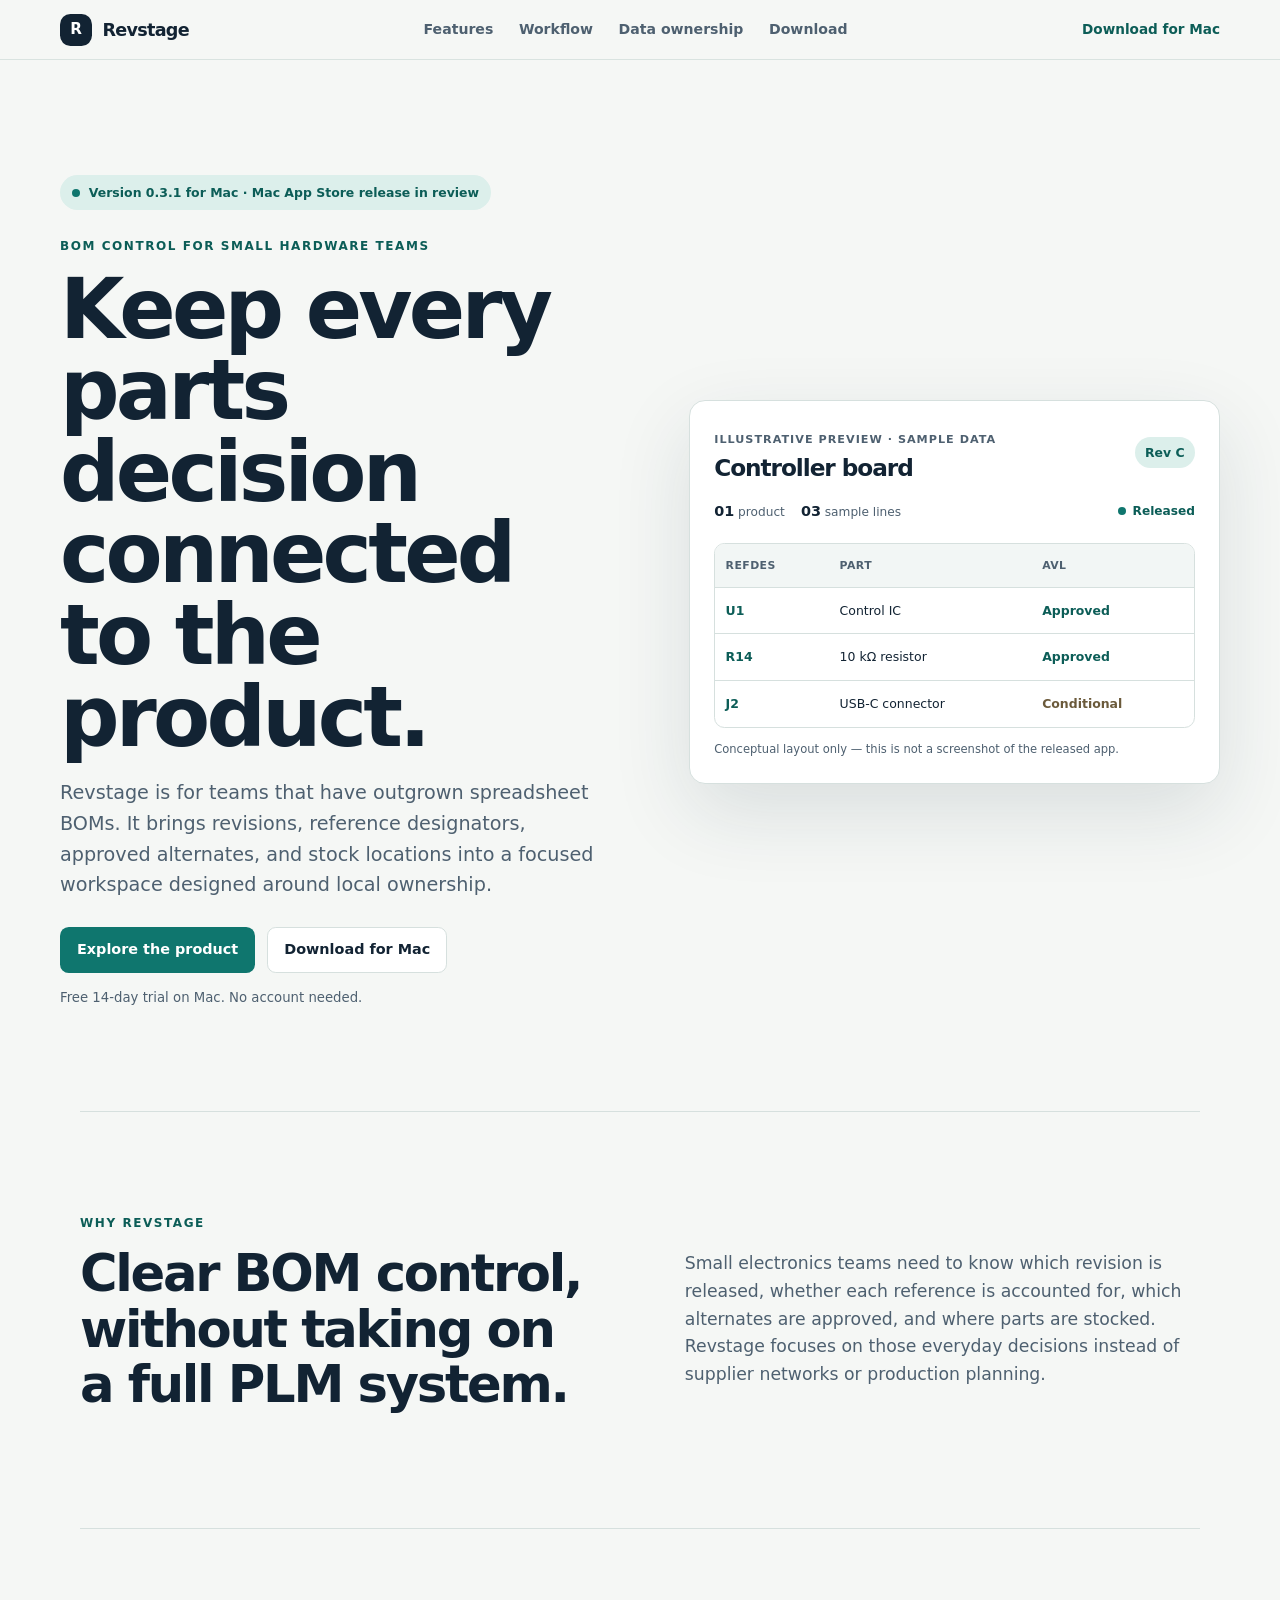
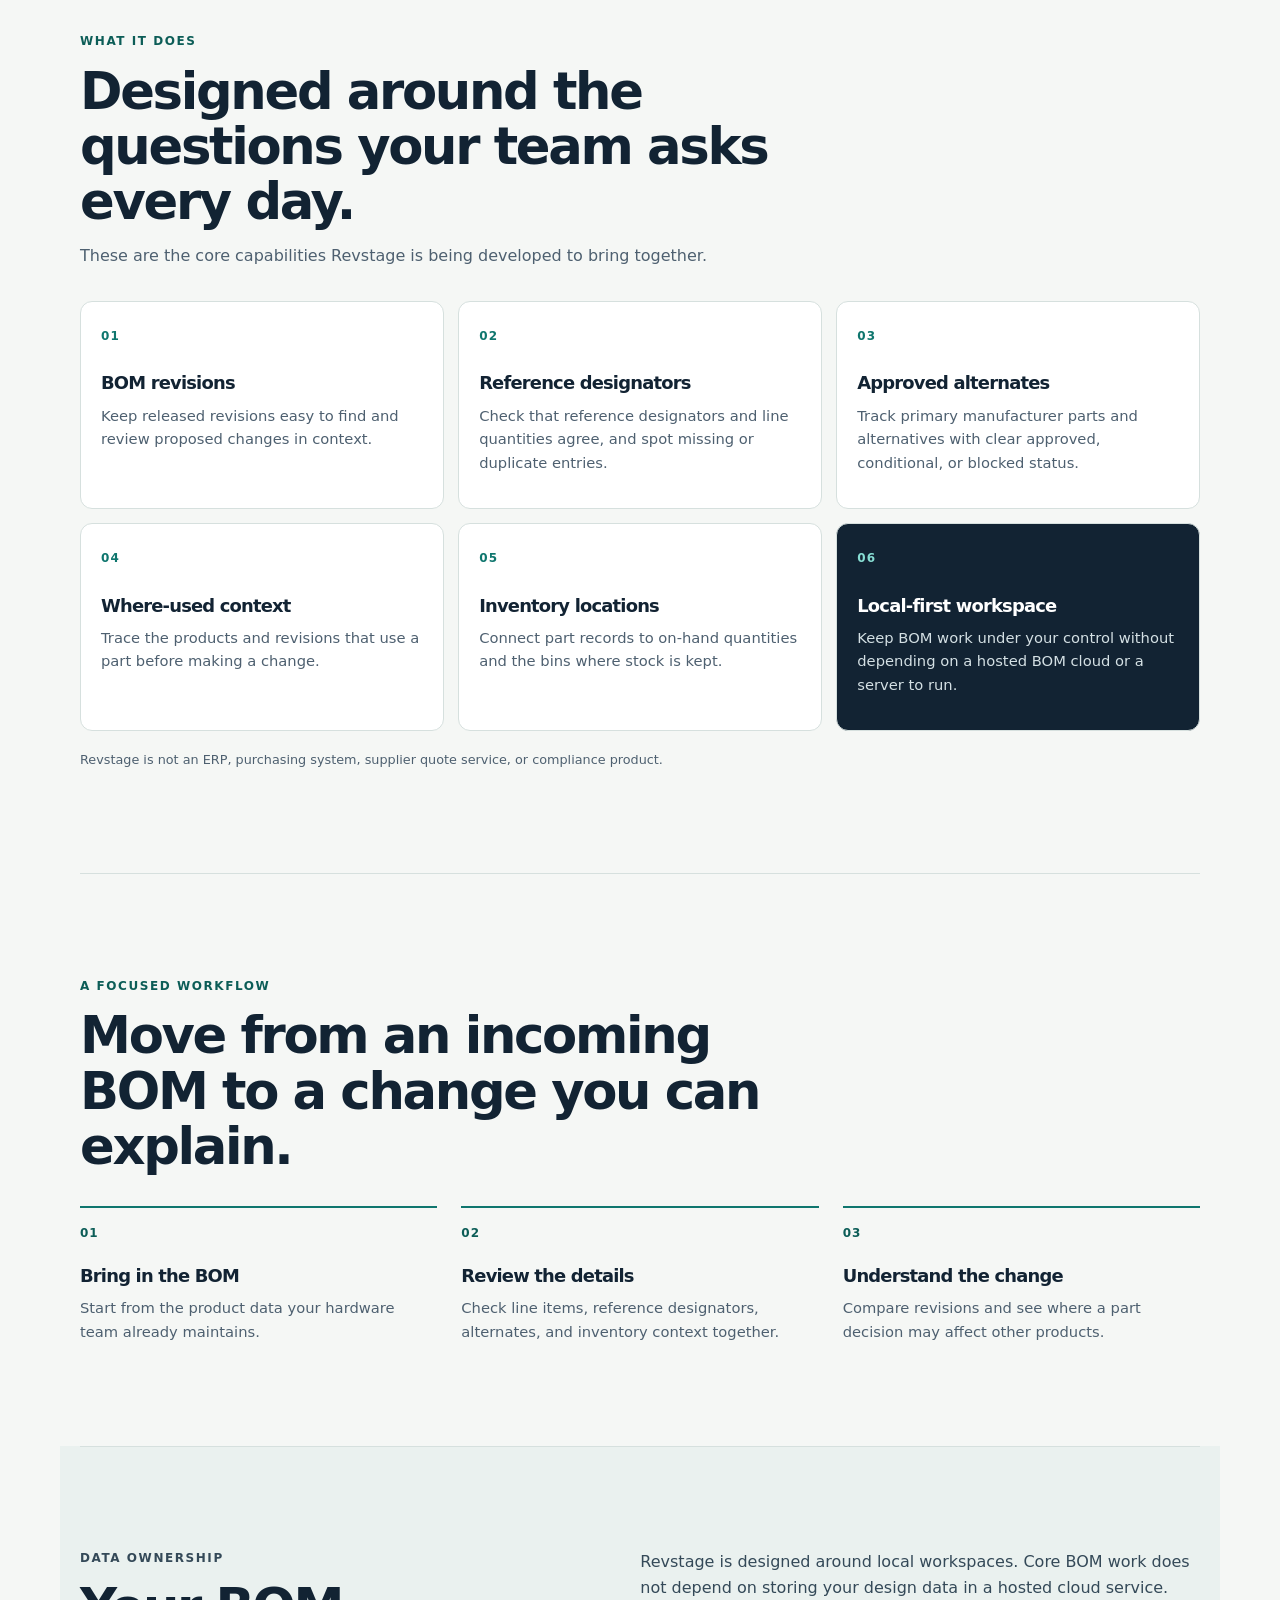
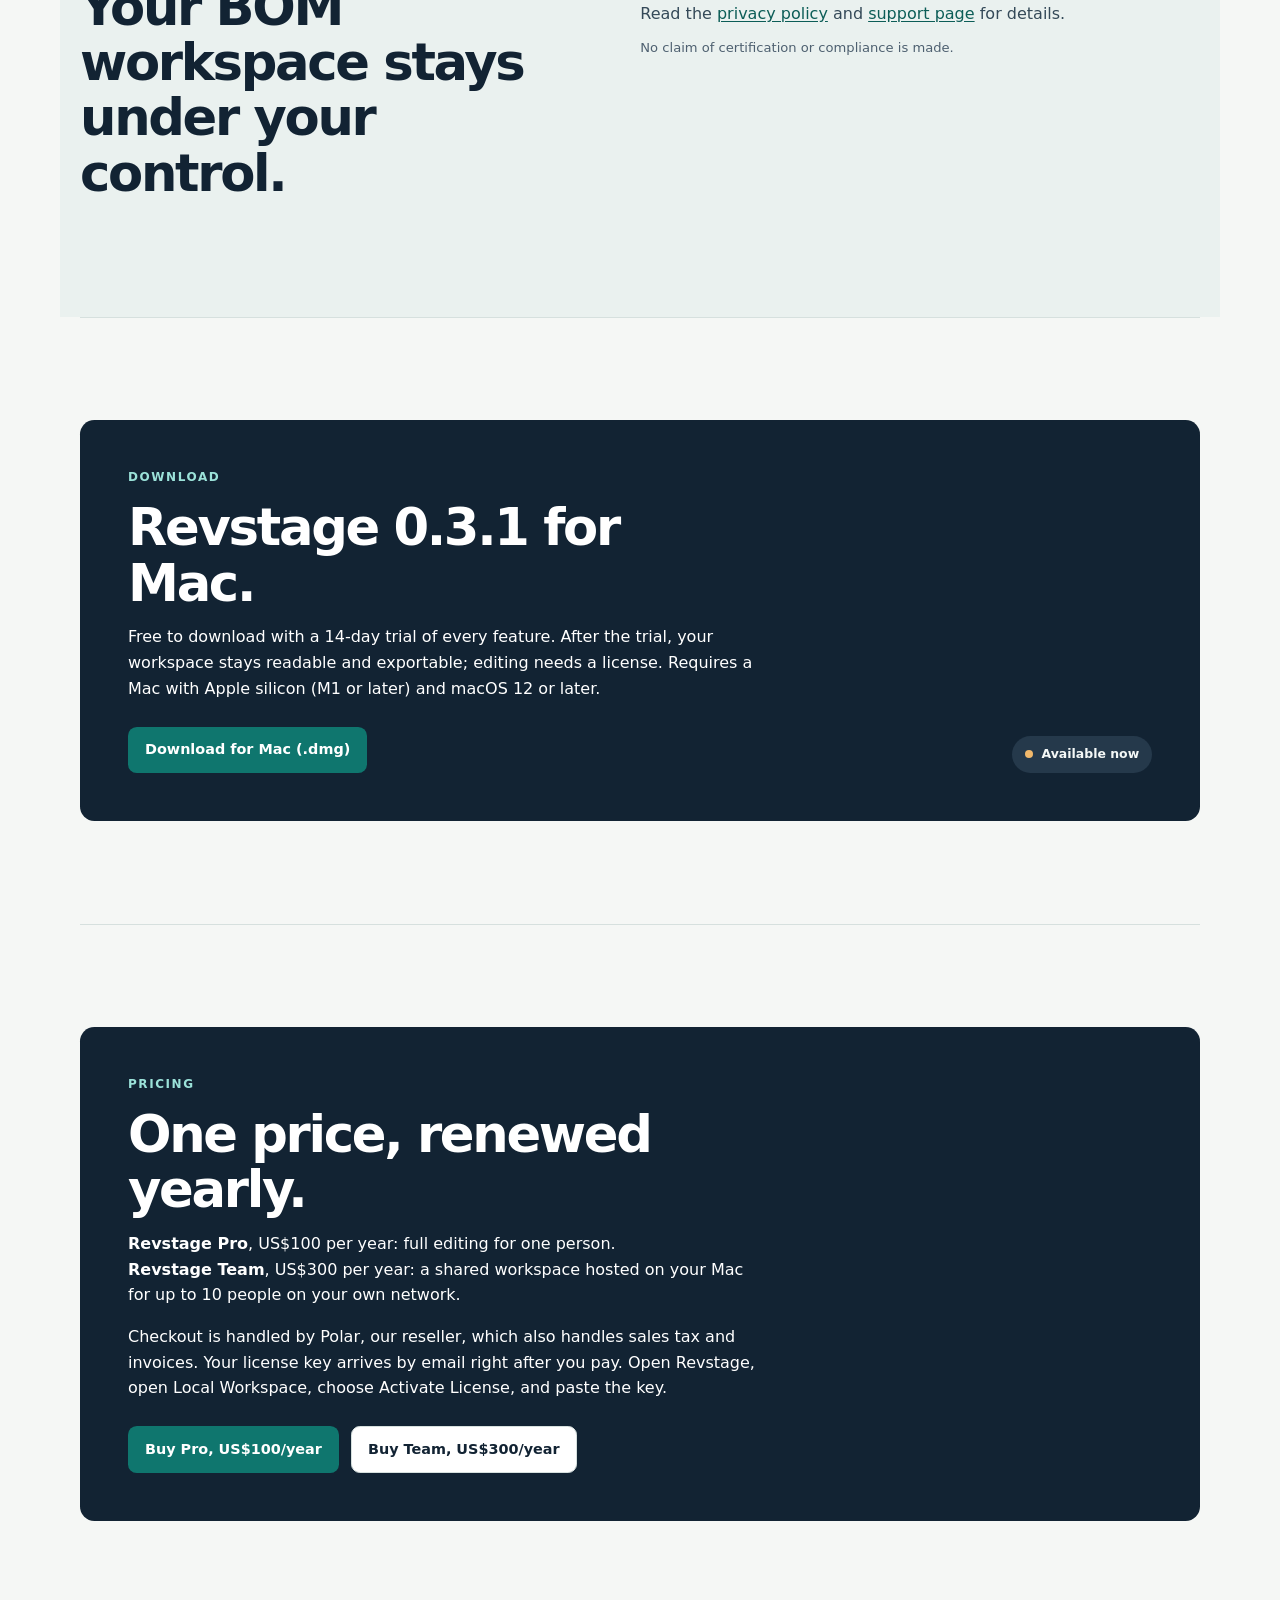
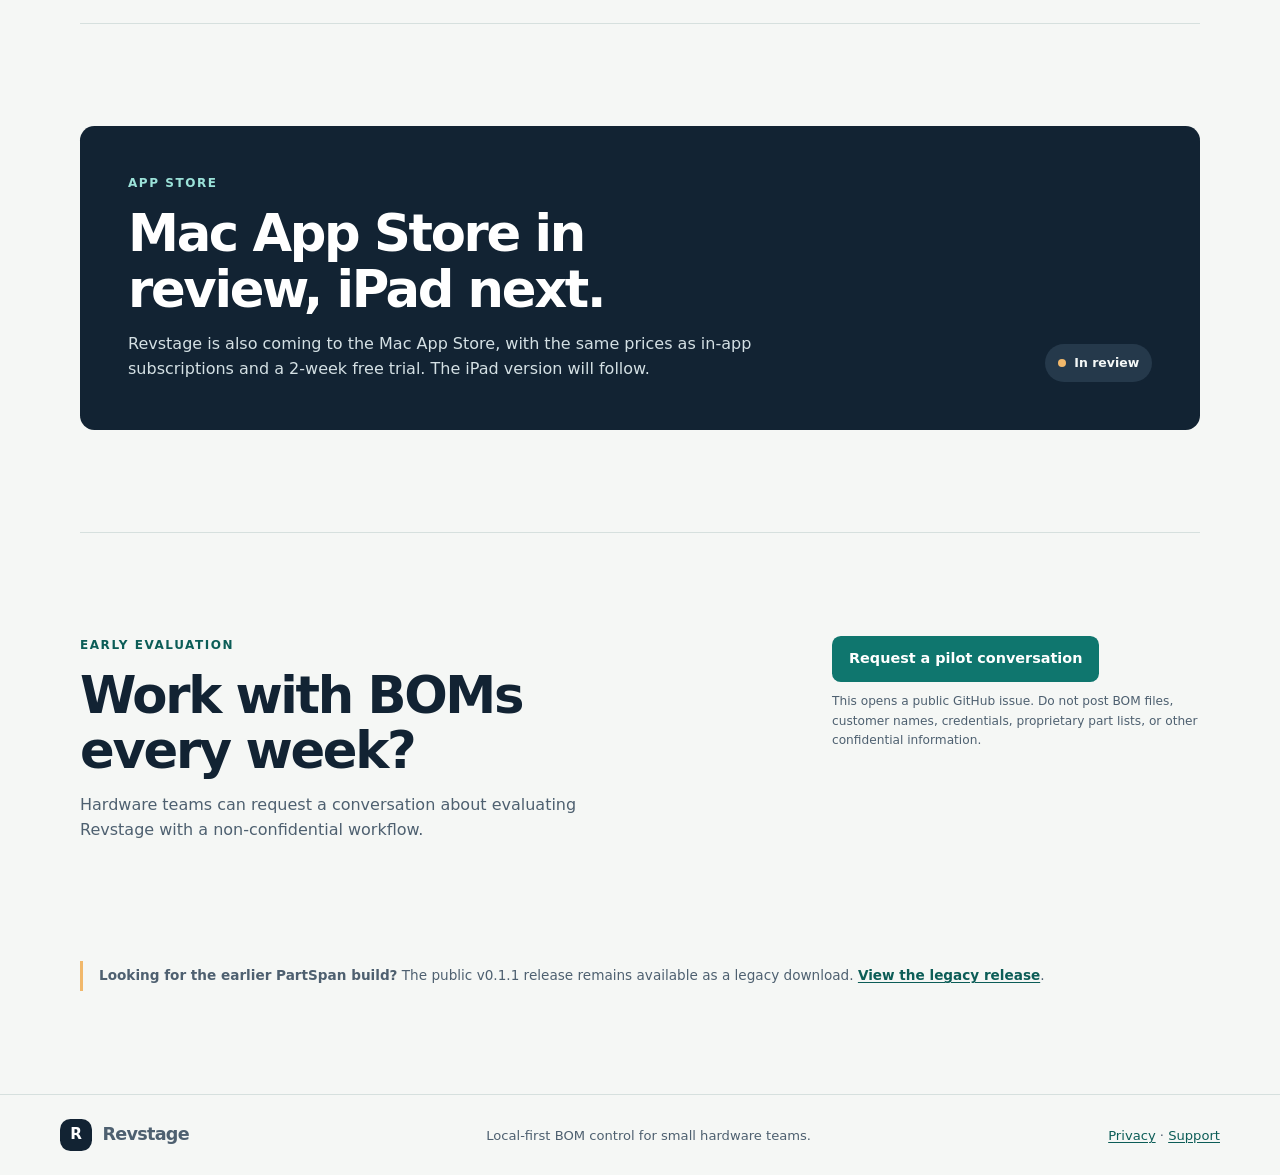
<file: index.html>
<!doctype html>
<html lang="en">
  <head>
    <meta charset="utf-8" />
    <meta name="viewport" content="width=device-width, initial-scale=1" />
    <meta name="theme-color" content="#f5f7f5" />
    <title>Revstage | BOM control for small hardware teams</title>
    <meta
      name="description"
      content="Revstage is a local-first BOM control workspace for small hardware teams. Download it for Mac with a 14-day free trial; Mac App Store release is in review."
    />
    <link rel="canonical" href="https://partspan.evelyn-ai.com/" />
    <meta property="og:type" content="website" />
    <meta property="og:url" content="https://partspan.evelyn-ai.com/" />
    <meta property="og:title" content="Revstage | BOM control for small hardware teams" />
    <meta
      property="og:description"
      content="A focused, local-first BOM workspace for small hardware teams. Download for Mac with a 14-day free trial."
    />
    <meta property="og:site_name" content="Revstage" />
    <meta name="twitter:card" content="summary" />
    <meta name="twitter:title" content="Revstage | BOM control for small hardware teams" />
    <meta
      name="twitter:description"
      content="A focused, local-first BOM workspace for small hardware teams. Download for Mac with a 14-day free trial."
    />
    <link rel="stylesheet" href="/styles.css" />
  </head>
  <body>
    <header class="site-header">
      <a class="brand" href="/" aria-label="Revstage home">
        <span class="brand-mark" aria-hidden="true">R</span>
        <span>Revstage</span>
      </a>
      <nav aria-label="Main navigation">
        <a href="#features">Features</a>
        <a href="#workflow">Workflow</a>
        <a href="#data">Data ownership</a>
        <a href="#download">Download</a>
      </nav>
      <a class="header-link" href="#download">Download for Mac</a>
    </header>

    <main>
      <section class="hero">
        <div class="hero-copy">
          <p class="status-pill"><span aria-hidden="true"></span> Version 0.3.1 for Mac · Mac App Store release in review</p>
          <p class="eyebrow">BOM control for small hardware teams</p>
          <h1>Keep every parts decision connected to the product.</h1>
          <p class="lead">
            Revstage is for teams that have outgrown spreadsheet BOMs. It brings revisions,
            reference designators, approved alternates, and stock locations into a focused workspace
            designed around local ownership.
          </p>
          <div class="hero-actions">
            <a class="button button-primary" href="#features">Explore the product</a>
            <a class="button button-secondary" href="#download">Download for Mac</a>
          </div>
          <p class="hero-note">Free 14-day trial on Mac. No account needed.</p>
        </div>

        <div class="preview-card" aria-label="Illustrative BOM workspace preview with sample data">
          <div class="preview-heading">
            <div>
              <span class="preview-kicker">Illustrative preview · sample data</span>
              <h2>Controller board</h2>
            </div>
            <span class="revision-chip">Rev C</span>
          </div>
          <div class="preview-summary">
            <span><strong>01</strong> product</span>
            <span><strong>03</strong> sample lines</span>
            <span class="release-state"><span aria-hidden="true"></span> Released</span>
          </div>
          <div class="table-wrap">
            <table>
              <thead>
                <tr>
                  <th scope="col">RefDes</th>
                  <th scope="col">Part</th>
                  <th scope="col">AVL</th>
                </tr>
              </thead>
              <tbody>
                <tr>
                  <td>U1</td>
                  <td>Control IC</td>
                  <td><span class="table-state">Approved</span></td>
                </tr>
                <tr>
                  <td>R14</td>
                  <td>10 kΩ resistor</td>
                  <td><span class="table-state">Approved</span></td>
                </tr>
                <tr>
                  <td>J2</td>
                  <td>USB-C connector</td>
                  <td><span class="table-state table-state-muted">Conditional</span></td>
                </tr>
              </tbody>
            </table>
          </div>
          <p class="preview-footnote">Conceptual layout only — this is not a screenshot of the released app.</p>
        </div>
      </section>

      <section class="intro section-shell">
        <p class="eyebrow">Why Revstage</p>
        <div class="intro-grid">
          <h2>Clear BOM control, without taking on a full PLM system.</h2>
          <p>
            Small electronics teams need to know which revision is released, whether each reference is
            accounted for, which alternates are approved, and where parts are stocked. Revstage focuses on
            those everyday decisions instead of supplier networks or production planning.
          </p>
        </div>
      </section>

      <section id="features" class="features section-shell">
        <div class="section-heading">
          <p class="eyebrow">What it does</p>
          <h2>Designed around the questions your team asks every day.</h2>
          <p>These are the core capabilities Revstage is being developed to bring together.</p>
        </div>
        <div class="feature-grid">
          <article class="feature-card">
            <span class="feature-index">01</span>
            <h3>BOM revisions</h3>
            <p>Keep released revisions easy to find and review proposed changes in context.</p>
          </article>
          <article class="feature-card">
            <span class="feature-index">02</span>
            <h3>Reference designators</h3>
            <p>Check that reference designators and line quantities agree, and spot missing or duplicate entries.</p>
          </article>
          <article class="feature-card">
            <span class="feature-index">03</span>
            <h3>Approved alternates</h3>
            <p>Track primary manufacturer parts and alternatives with clear approved, conditional, or blocked status.</p>
          </article>
          <article class="feature-card">
            <span class="feature-index">04</span>
            <h3>Where-used context</h3>
            <p>Trace the products and revisions that use a part before making a change.</p>
          </article>
          <article class="feature-card">
            <span class="feature-index">05</span>
            <h3>Inventory locations</h3>
            <p>Connect part records to on-hand quantities and the bins where stock is kept.</p>
          </article>
          <article class="feature-card feature-card-accent">
            <span class="feature-index">06</span>
            <h3>Local-first workspace</h3>
            <p>Keep BOM work under your control without depending on a hosted BOM cloud or a server to run.</p>
          </article>
        </div>
        <p class="scope-note">Revstage is not an ERP, purchasing system, supplier quote service, or compliance product.</p>
      </section>

      <section id="workflow" class="workflow section-shell">
        <div class="section-heading">
          <p class="eyebrow">A focused workflow</p>
          <h2>Move from an incoming BOM to a change you can explain.</h2>
        </div>
        <div class="workflow-grid">
          <article>
            <span>01</span>
            <h3>Bring in the BOM</h3>
            <p>Start from the product data your hardware team already maintains.</p>
          </article>
          <article>
            <span>02</span>
            <h3>Review the details</h3>
            <p>Check line items, reference designators, alternates, and inventory context together.</p>
          </article>
          <article>
            <span>03</span>
            <h3>Understand the change</h3>
            <p>Compare revisions and see where a part decision may affect other products.</p>
          </article>
        </div>
      </section>

      <section id="data" class="data-section">
        <div class="section-shell data-grid">
          <div>
            <p class="eyebrow">Data ownership</p>
            <h2>Your BOM workspace stays under your control.</h2>
          </div>
          <div>
            <p>
              Revstage is designed around local workspaces. Core BOM work does not depend on storing your
              design data in a hosted cloud service. Read the <a class="text-link" href="/privacy/">privacy policy</a>
              and <a class="text-link" href="/support/">support page</a> for details.
            </p>
            <p class="data-note">No claim of certification or compliance is made.</p>
          </div>
        </div>
      </section>

      <section id="download" class="availability section-shell">
        <div class="availability-card">
          <div>
            <p class="eyebrow">Download</p>
            <h2>Revstage 0.3.1 for Mac.</h2>
            <p>
              Free to download with a 14-day trial of every feature. After the trial, your workspace stays readable
              and exportable; editing needs a license. Requires a Mac with Apple silicon (M1 or later) and macOS 12 or later.
            </p>
            <div class="hero-actions">
              <a class="button button-primary" href="https://github.com/papalon0505/partspan-site/releases/download/v0.3.1/Revstage-0.3.1-mac-arm64.dmg">Download for Mac (.dmg)</a>
            </div>
          </div>
          <span class="availability-badge"><span aria-hidden="true"></span> Available now</span>
        </div>
      </section>

      <section id="pricing" class="availability section-shell">
        <div class="availability-card">
          <div>
            <p class="eyebrow">Pricing</p>
            <h2>One price, renewed yearly.</h2>
            <p>
              <strong>Revstage Pro</strong>, US$100 per year: full editing for one person.<br />
              <strong>Revstage Team</strong>, US$300 per year: a shared workspace hosted on your Mac for up to 10 people on your own network.
            </p>
            <p>
              Checkout is handled by Polar, our reseller, which also handles sales tax and invoices. Your license key arrives
              by email right after you pay. Open Revstage, open Local Workspace, choose Activate License, and paste the key.
            </p>
            <div class="hero-actions">
              <a class="button button-primary" href="https://buy.polar.sh/polar_cl_FTjS2IEUV2p5bqzWfacqAwkgs28cqhHAQGa4x2OPG2G" rel="noopener">Buy Pro, US$100/year</a>
              <a class="button button-secondary" href="https://buy.polar.sh/polar_cl_k9jA0CIdg3c4W42HB71wevvb51Oafacgkckyr36vByO" rel="noopener">Buy Team, US$300/year</a>
            </div>
          </div>
        </div>
      </section>

      <section id="availability" class="availability section-shell">
        <div class="availability-card">
          <div>
            <p class="eyebrow">App Store</p>
            <h2>Mac App Store in review, iPad next.</h2>
            <p>
              Revstage is also coming to the Mac App Store, with the same prices as in-app subscriptions and a 2-week free trial.
              The iPad version will follow.
            </p>
          </div>
          <span class="availability-badge"><span aria-hidden="true"></span> In review</span>
        </div>
      </section>

      <section id="pilot" class="pilot section-shell">
        <div>
          <p class="eyebrow">Early evaluation</p>
          <h2>Work with BOMs every week?</h2>
          <p>Hardware teams can request a conversation about evaluating Revstage with a non-confidential workflow.</p>
        </div>
        <div class="pilot-action">
          <a class="button button-primary" id="pilot-link" href="https://github.com/papalon0505/partspan-site/issues/new" rel="noopener">Request a pilot conversation</a>
          <small>This opens a public GitHub issue. Do not post BOM files, customer names, credentials, proprietary part lists, or other confidential information.</small>
        </div>
      </section>

      <section class="legacy-note section-shell">
        <p>
          <strong>Looking for the earlier PartSpan build?</strong>
          The public v0.1.1 release remains available as a legacy download.
          <a href="https://github.com/papalon0505/partspan-site/releases/tag/v0.1.1">View the legacy release</a>.
        </p>
      </section>
    </main>

    <footer class="site-footer">
      <a class="brand" href="/" aria-label="Revstage home">
        <span class="brand-mark" aria-hidden="true">R</span>
        <span>Revstage</span>
      </a>
      <p>Local-first BOM control for small hardware teams.</p>
      <p><a class="text-link" href="/privacy/">Privacy</a> · <a class="text-link" href="/support/">Support</a></p>
    </footer>
    <script src="/distribution.js" defer></script>
  </body>
</html>
</file>
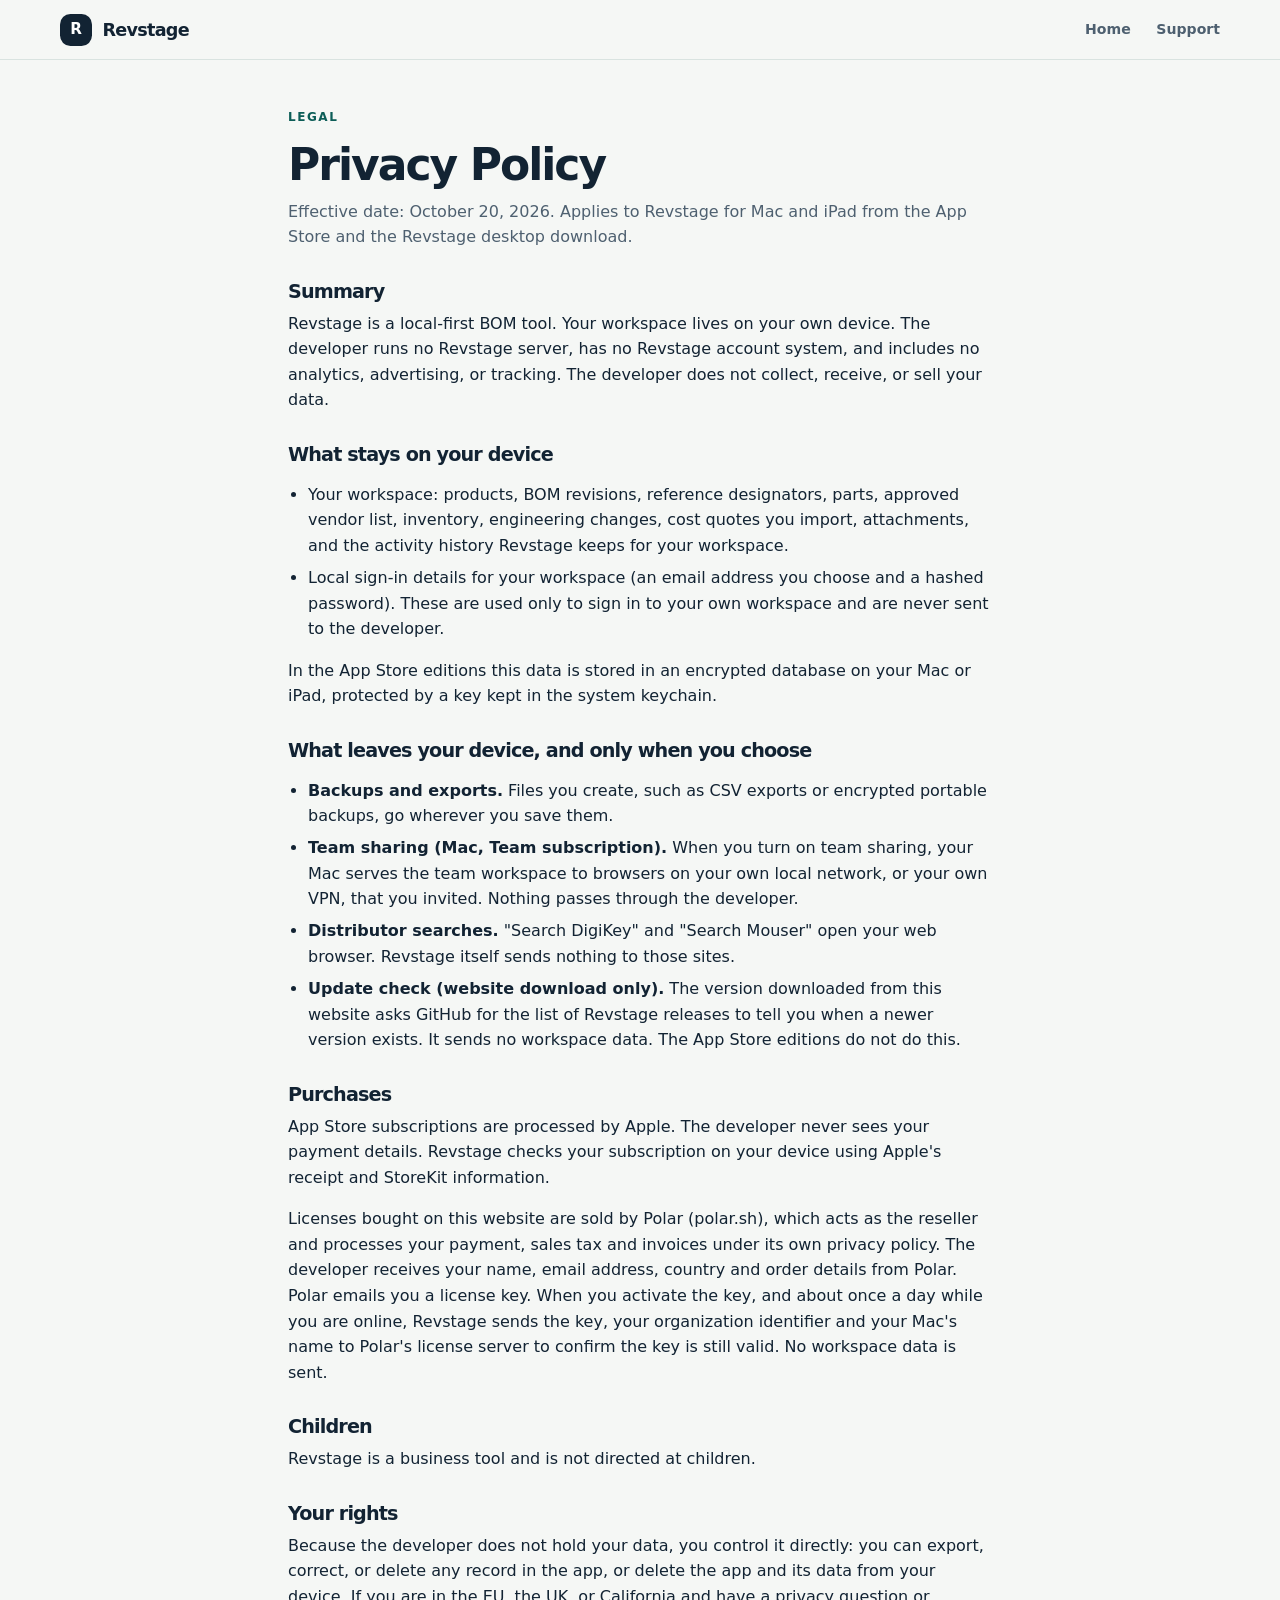
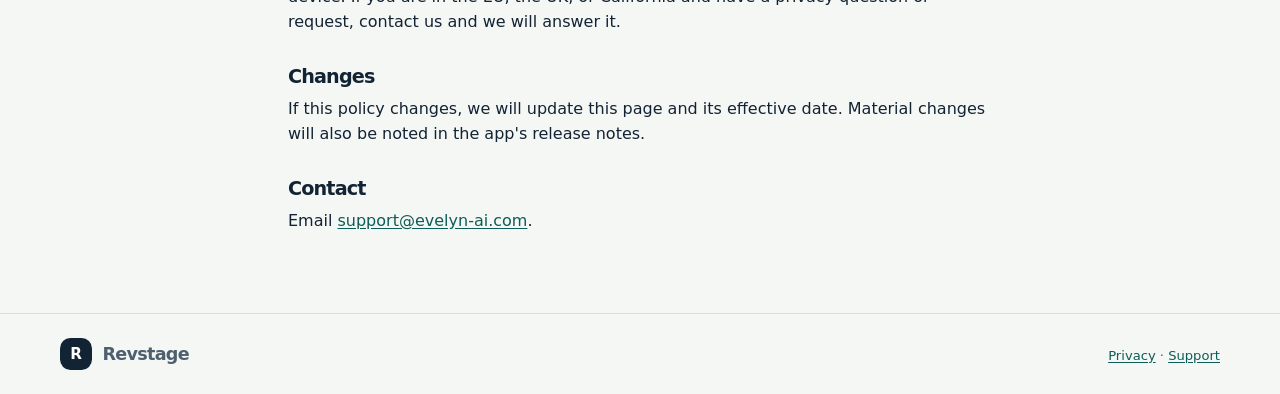
<file: privacy/index.html>
<!doctype html>
<html lang="en">
  <head>
    <meta charset="utf-8" />
    <meta name="viewport" content="width=device-width, initial-scale=1" />
    <meta name="theme-color" content="#f5f7f5" />
    <title>Privacy Policy | Revstage</title>
    <meta name="description" content="How Revstage handles your data: your BOM workspace stays encrypted on your own Mac or iPad. The developer runs no server and collects no data." />
    <link rel="canonical" href="https://partspan.evelyn-ai.com/privacy/" />
    <link rel="stylesheet" href="/styles.css" />
  </head>
  <body>
    <header class="site-header">
      <a class="brand" href="/" aria-label="Revstage home">
        <span class="brand-mark" aria-hidden="true">R</span>
        <span>Revstage</span>
      </a>
      <nav aria-label="Main navigation">
        <a href="/">Home</a>
        <a href="/support/">Support</a>
      </nav>
    </header>

    <main class="legal-page">
      <p class="eyebrow">Legal</p>
      <h1>Privacy Policy</h1>
      <p class="legal-meta">Effective date: October 20, 2026. Applies to Revstage for Mac and iPad from the App Store and the Revstage desktop download.</p>

      <section>
        <h2>Summary</h2>
        <p>Revstage is a local-first BOM tool. Your workspace lives on your own device. The developer runs no Revstage server, has no Revstage account system, and includes no analytics, advertising, or tracking. The developer does not collect, receive, or sell your data.</p>
      </section>

      <section>
        <h2>What stays on your device</h2>
        <ul>
          <li>Your workspace: products, BOM revisions, reference designators, parts, approved vendor list, inventory, engineering changes, cost quotes you import, attachments, and the activity history Revstage keeps for your workspace.</li>
          <li>Local sign-in details for your workspace (an email address you choose and a hashed password). These are used only to sign in to your own workspace and are never sent to the developer.</li>
        </ul>
        <p>In the App Store editions this data is stored in an encrypted database on your Mac or iPad, protected by a key kept in the system keychain.</p>
      </section>

      <section>
        <h2>What leaves your device, and only when you choose</h2>
        <ul>
          <li><strong>Backups and exports.</strong> Files you create, such as CSV exports or encrypted portable backups, go wherever you save them.</li>
          <li><strong>Team sharing (Mac, Team subscription).</strong> When you turn on team sharing, your Mac serves the team workspace to browsers on your own local network, or your own VPN, that you invited. Nothing passes through the developer.</li>
          <li><strong>Distributor searches.</strong> "Search DigiKey" and "Search Mouser" open your web browser. Revstage itself sends nothing to those sites.</li>
          <li><strong>Update check (website download only).</strong> The version downloaded from this website asks GitHub for the list of Revstage releases to tell you when a newer version exists. It sends no workspace data. The App Store editions do not do this.</li>
        </ul>
      </section>

      <section>
        <h2>Purchases</h2>
        <p>App Store subscriptions are processed by Apple. The developer never sees your payment details. Revstage checks your subscription on your device using Apple's receipt and StoreKit information.</p>
        <p>Licenses bought on this website are sold by Polar (polar.sh), which acts as the reseller and processes your payment, sales tax and invoices under its own privacy policy. The developer receives your name, email address, country and order details from Polar. Polar emails you a license key. When you activate the key, and about once a day while you are online, Revstage sends the key, your organization identifier and your Mac's name to Polar's license server to confirm the key is still valid. No workspace data is sent.</p>
      </section>

      <section>
        <h2>Children</h2>
        <p>Revstage is a business tool and is not directed at children.</p>
      </section>

      <section>
        <h2>Your rights</h2>
        <p>Because the developer does not hold your data, you control it directly: you can export, correct, or delete any record in the app, or delete the app and its data from your device. If you are in the EU, the UK, or California and have a privacy question or request, contact us and we will answer it.</p>
      </section>

      <section>
        <h2>Changes</h2>
        <p>If this policy changes, we will update this page and its effective date. Material changes will also be noted in the app's release notes.</p>
      </section>

      <section>
        <h2>Contact</h2>
        <p>Email <a class="text-link" href="mailto:support@evelyn-ai.com">support@evelyn-ai.com</a>.</p>
      </section>
    </main>

    <footer class="site-footer">
      <a class="brand" href="/" aria-label="Revstage home">
        <span class="brand-mark" aria-hidden="true">R</span>
        <span>Revstage</span>
      </a>
      <p><a class="text-link" href="/privacy/">Privacy</a> · <a class="text-link" href="/support/">Support</a></p>
    </footer>
  </body>
</html>
</file>
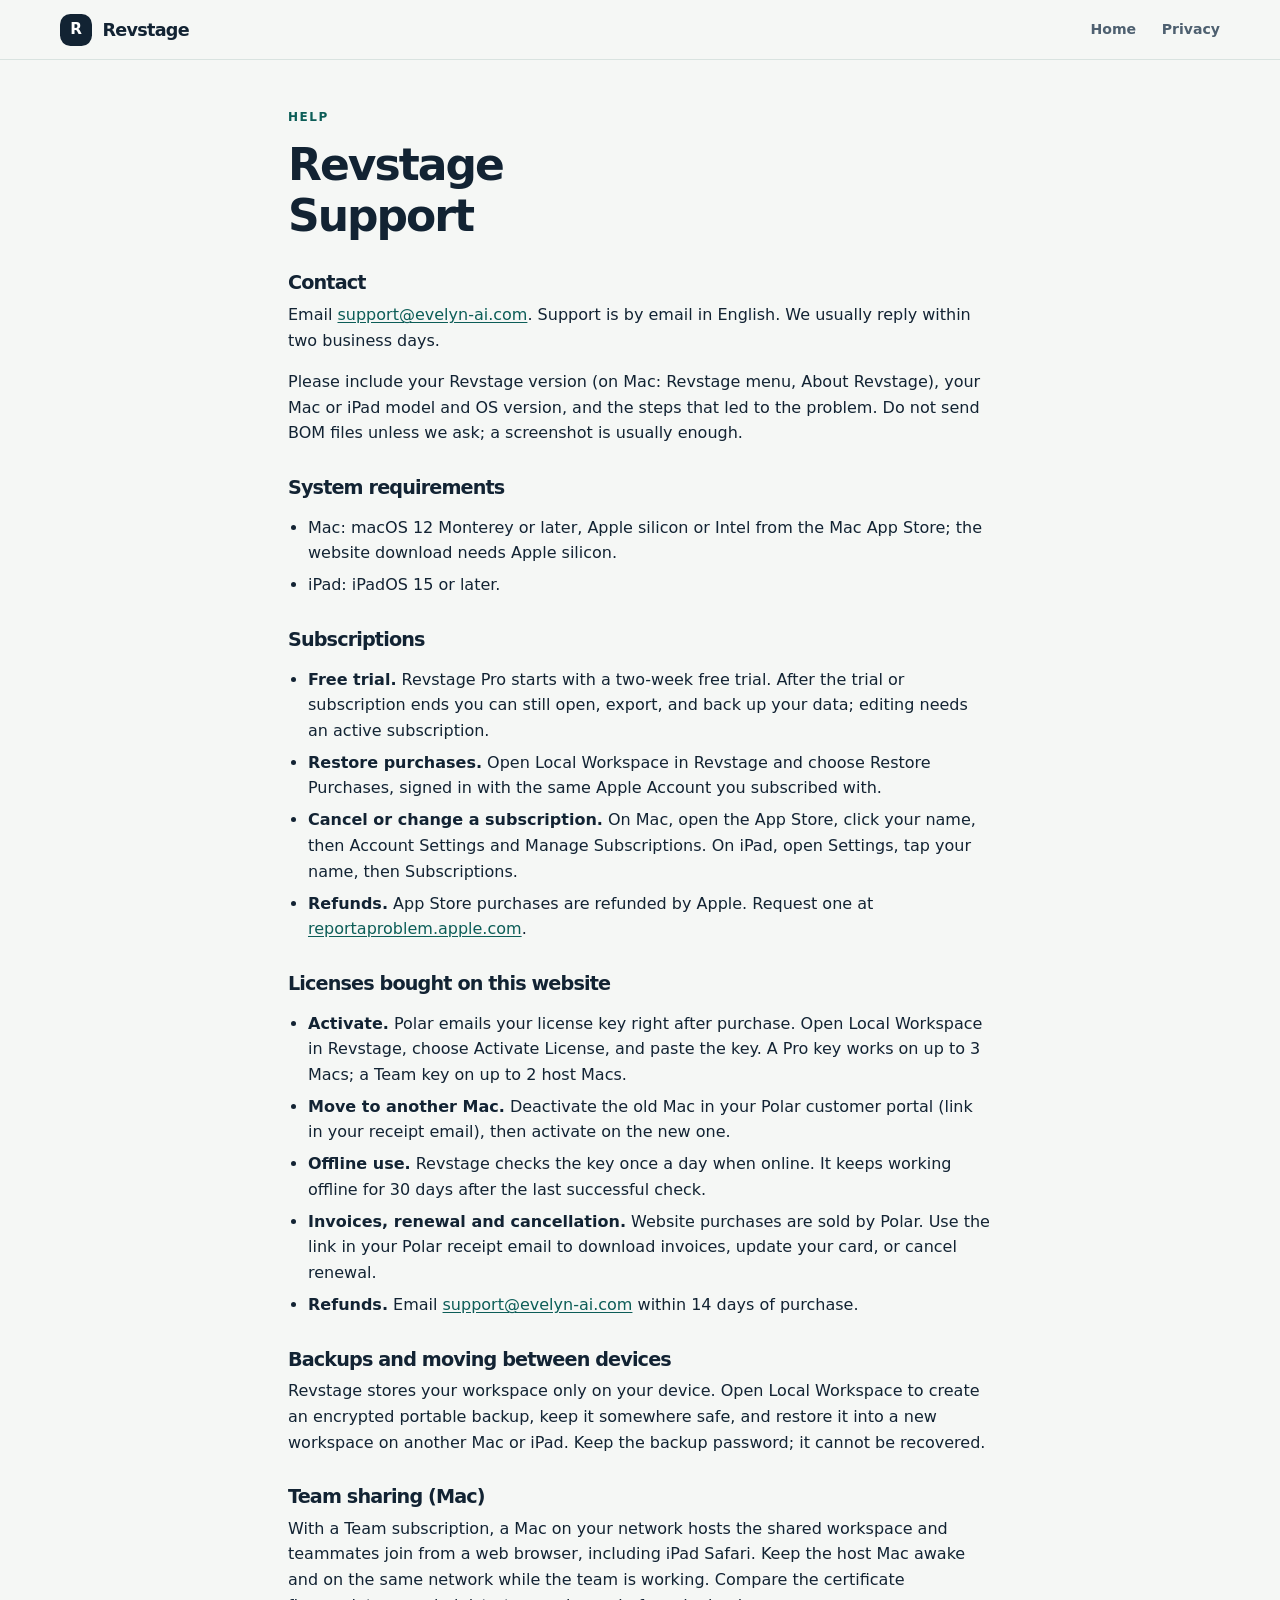
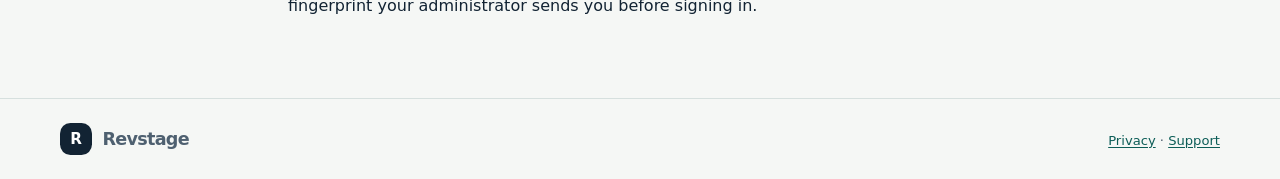
<file: support/index.html>
<!doctype html>
<html lang="en">
  <head>
    <meta charset="utf-8" />
    <meta name="viewport" content="width=device-width, initial-scale=1" />
    <meta name="theme-color" content="#f5f7f5" />
    <title>Support | Revstage</title>
    <meta name="description" content="Get help with Revstage for Mac and iPad: contact, subscriptions, restoring purchases, backups, and system requirements." />
    <link rel="canonical" href="https://partspan.evelyn-ai.com/support/" />
    <link rel="stylesheet" href="/styles.css" />
  </head>
  <body>
    <header class="site-header">
      <a class="brand" href="/" aria-label="Revstage home">
        <span class="brand-mark" aria-hidden="true">R</span>
        <span>Revstage</span>
      </a>
      <nav aria-label="Main navigation">
        <a href="/">Home</a>
        <a href="/privacy/">Privacy</a>
      </nav>
    </header>

    <main class="legal-page">
      <p class="eyebrow">Help</p>
      <h1>Revstage Support</h1>

      <section>
        <h2>Contact</h2>
        <p>Email <a class="text-link" href="mailto:support@evelyn-ai.com">support@evelyn-ai.com</a>. Support is by email in English. We usually reply within two business days.</p>
        <p>Please include your Revstage version (on Mac: Revstage menu, About Revstage), your Mac or iPad model and OS version, and the steps that led to the problem. Do not send BOM files unless we ask; a screenshot is usually enough.</p>
      </section>

      <section>
        <h2>System requirements</h2>
        <ul>
          <li>Mac: macOS 12 Monterey or later, Apple silicon or Intel from the Mac App Store; the website download needs Apple silicon.</li>
          <li>iPad: iPadOS 15 or later.</li>
        </ul>
      </section>

      <section>
        <h2>Subscriptions</h2>
        <ul>
          <li><strong>Free trial.</strong> Revstage Pro starts with a two-week free trial. After the trial or subscription ends you can still open, export, and back up your data; editing needs an active subscription.</li>
          <li><strong>Restore purchases.</strong> Open Local Workspace in Revstage and choose Restore Purchases, signed in with the same Apple Account you subscribed with.</li>
          <li><strong>Cancel or change a subscription.</strong> On Mac, open the App Store, click your name, then Account Settings and Manage Subscriptions. On iPad, open Settings, tap your name, then Subscriptions.</li>
          <li><strong>Refunds.</strong> App Store purchases are refunded by Apple. Request one at <a class="text-link" href="https://reportaproblem.apple.com">reportaproblem.apple.com</a>.</li>
        </ul>
      </section>

      <section>
        <h2>Licenses bought on this website</h2>
        <ul>
          <li><strong>Activate.</strong> Polar emails your license key right after purchase. Open Local Workspace in Revstage, choose Activate License, and paste the key. A Pro key works on up to 3 Macs; a Team key on up to 2 host Macs.</li>
          <li><strong>Move to another Mac.</strong> Deactivate the old Mac in your Polar customer portal (link in your receipt email), then activate on the new one.</li>
          <li><strong>Offline use.</strong> Revstage checks the key once a day when online. It keeps working offline for 30 days after the last successful check.</li>
          <li><strong>Invoices, renewal and cancellation.</strong> Website purchases are sold by Polar. Use the link in your Polar receipt email to download invoices, update your card, or cancel renewal.</li>
          <li><strong>Refunds.</strong> Email <a class="text-link" href="mailto:support@evelyn-ai.com">support@evelyn-ai.com</a> within 14 days of purchase.</li>
        </ul>
      </section>

      <section>
        <h2>Backups and moving between devices</h2>
        <p>Revstage stores your workspace only on your device. Open Local Workspace to create an encrypted portable backup, keep it somewhere safe, and restore it into a new workspace on another Mac or iPad. Keep the backup password; it cannot be recovered.</p>
      </section>

      <section>
        <h2>Team sharing (Mac)</h2>
        <p>With a Team subscription, a Mac on your network hosts the shared workspace and teammates join from a web browser, including iPad Safari. Keep the host Mac awake and on the same network while the team is working. Compare the certificate fingerprint your administrator sends you before signing in.</p>
      </section>
    </main>

    <footer class="site-footer">
      <a class="brand" href="/" aria-label="Revstage home">
        <span class="brand-mark" aria-hidden="true">R</span>
        <span>Revstage</span>
      </a>
      <p><a class="text-link" href="/privacy/">Privacy</a> · <a class="text-link" href="/support/">Support</a></p>
    </footer>
  </body>
</html>
</file>
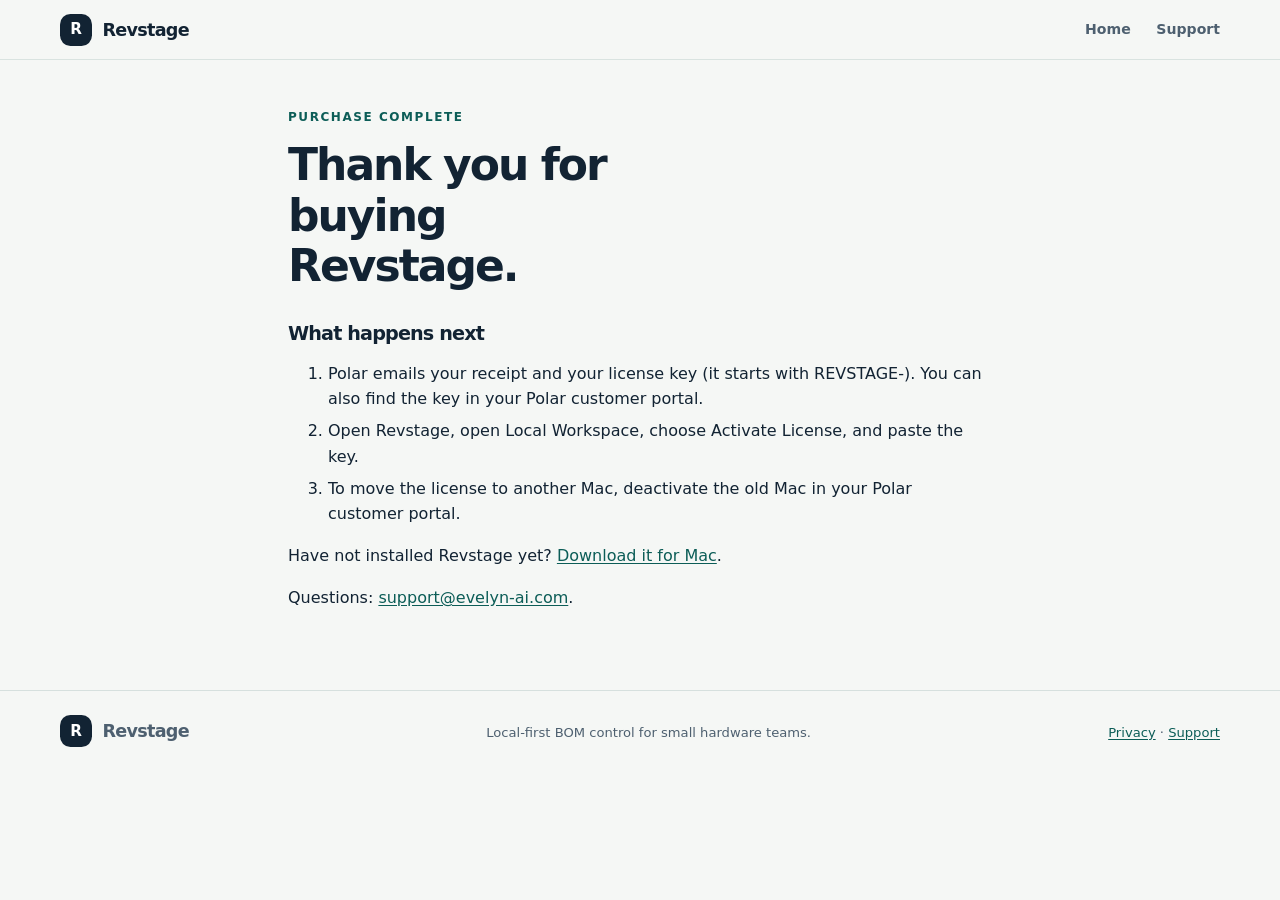
<file: thanks/index.html>
<!doctype html>
<html lang="en">
  <head>
    <meta charset="utf-8" />
    <meta name="viewport" content="width=device-width, initial-scale=1" />
    <meta name="theme-color" content="#f5f7f5" />
    <title>Thank you | Revstage</title>
    <meta name="description" content="Thank you for buying Revstage. Your license key arrives by email." />
    <meta name="robots" content="noindex" />
    <link rel="canonical" href="https://partspan.evelyn-ai.com/thanks/" />
    <link rel="stylesheet" href="/styles.css" />
  </head>
  <body>
    <header class="site-header">
      <a class="brand" href="/" aria-label="Revstage home">
        <span class="brand-mark" aria-hidden="true">R</span>
        <span>Revstage</span>
      </a>
      <nav aria-label="Main navigation">
        <a href="/">Home</a>
        <a href="/support/">Support</a>
      </nav>
    </header>

    <main class="legal-page">
      <p class="eyebrow">Purchase complete</p>
      <h1>Thank you for buying Revstage.</h1>

      <section>
        <h2>What happens next</h2>
        <ol>
          <li>Polar emails your receipt and your license key (it starts with REVSTAGE-). You can also find the key in your Polar customer portal.</li>
          <li>Open Revstage, open Local Workspace, choose Activate License, and paste the key.</li>
          <li>To move the license to another Mac, deactivate the old Mac in your Polar customer portal.</li>
        </ol>
        <p>Have not installed Revstage yet? <a class="text-link" href="/#download">Download it for Mac</a>.</p>
        <p>Questions: <a class="text-link" href="mailto:support@evelyn-ai.com">support@evelyn-ai.com</a>.</p>
      </section>
    </main>

    <footer class="site-footer">
      <a class="brand" href="/" aria-label="Revstage home">
        <span class="brand-mark" aria-hidden="true">R</span>
        <span>Revstage</span>
      </a>
      <p>Local-first BOM control for small hardware teams.</p>
      <p><a class="text-link" href="/privacy/">Privacy</a> · <a class="text-link" href="/support/">Support</a></p>
    </footer>
  </body>
</html>
</file>
<file: styles.css>
:root {
  color-scheme: light;
  --paper: #f5f7f5;
  --surface: #ffffff;
  --surface-soft: #eaf1ef;
  --ink: #122333;
  --muted: #4e6070;
  --line: #d6e0de;
  --accent: #0f766e;
  --accent-dark: #0c5d57;
  --accent-soft: #dcefeb;
  --warm: #f1b86b;
  --shadow: 0 28px 80px rgba(23, 52, 63, 0.12);
}

* {
  box-sizing: border-box;
}

html {
  scroll-behavior: smooth;
}

body {
  margin: 0;
  background: var(--paper);
  color: var(--ink);
  font-family: Inter, ui-sans-serif, system-ui, -apple-system, BlinkMacSystemFont, "Segoe UI", sans-serif;
  line-height: 1.6;
}

a {
  color: inherit;
  text-decoration: none;
}

a:focus-visible {
  outline: 3px solid var(--warm);
  outline-offset: 3px;
  border-radius: 0.25rem;
}

.site-header {
  position: sticky;
  top: 0;
  z-index: 5;
  display: flex;
  align-items: center;
  justify-content: space-between;
  gap: 1.5rem;
  padding: 0.85rem max(1.25rem, calc((100vw - 1160px) / 2));
  border-bottom: 1px solid rgba(214, 224, 222, 0.9);
  background: rgba(245, 247, 245, 0.94);
  backdrop-filter: blur(16px);
}

.brand {
  display: inline-flex;
  flex: 0 0 auto;
  align-items: center;
  gap: 0.65rem;
  font-size: 1.1rem;
  font-weight: 800;
  letter-spacing: -0.04em;
}

.brand-mark {
  display: grid;
  width: 2rem;
  height: 2rem;
  place-items: center;
  border-radius: 0.65rem;
  background: var(--ink);
  color: #fff;
  font-size: 0.95rem;
  letter-spacing: 0;
}

nav {
  display: flex;
  align-items: center;
  gap: clamp(0.8rem, 2vw, 1.65rem);
  color: var(--muted);
  font-size: 0.88rem;
  font-weight: 650;
}

nav a:hover,
.header-link:hover {
  color: var(--accent-dark);
}

.header-link {
  flex: 0 0 auto;
  color: var(--accent-dark);
  font-size: 0.85rem;
  font-weight: 750;
}

main,
.section-shell {
  width: min(1160px, calc(100% - 2.5rem));
  margin-inline: auto;
}

.hero {
  display: grid;
  grid-template-columns: minmax(0, 1.02fr) minmax(340px, 0.98fr);
  gap: clamp(2.5rem, 6vw, 5.5rem);
  align-items: center;
  padding: clamp(4rem, 9vw, 7.5rem) 0 clamp(4.5rem, 8vw, 7rem);
}

.status-pill,
.revision-chip,
.availability-badge {
  display: inline-flex;
  align-items: center;
  gap: 0.55rem;
  border-radius: 999px;
  background: var(--accent-soft);
  color: var(--accent-dark);
  font-size: 0.78rem;
  font-weight: 750;
}

.status-pill {
  margin: 0 0 1.7rem;
  padding: 0.45rem 0.75rem;
}

.status-pill > span,
.release-state > span,
.availability-badge > span {
  width: 0.5rem;
  height: 0.5rem;
  border-radius: 50%;
  background: var(--accent);
}

.eyebrow {
  margin: 0 0 0.8rem;
  color: var(--accent-dark);
  font-size: 0.75rem;
  font-weight: 850;
  letter-spacing: 0.13em;
  text-transform: uppercase;
}

h1,
h2,
h3,
p {
  margin-top: 0;
}

h1,
h2,
h3 {
  letter-spacing: -0.045em;
}

h1 {
  max-width: 12ch;
  margin-bottom: 1.25rem;
  font-size: clamp(3rem, 6.5vw, 5.9rem);
  line-height: 0.98;
}

h2 {
  margin-bottom: 0.85rem;
  font-size: clamp(2rem, 4vw, 3.5rem);
  line-height: 1.08;
}

h3 {
  margin-bottom: 0.55rem;
  font-size: 1.12rem;
  line-height: 1.3;
}

.lead {
  max-width: 58ch;
  margin-bottom: 0;
  color: var(--muted);
  font-size: clamp(1.05rem, 1.5vw, 1.2rem);
}

.hero-actions {
  display: flex;
  flex-wrap: wrap;
  gap: 0.75rem;
  margin-top: 1.6rem;
}

.button {
  display: inline-flex;
  min-height: 2.9rem;
  align-items: center;
  justify-content: center;
  border: 1px solid transparent;
  border-radius: 0.55rem;
  padding: 0.65rem 1rem;
  font-size: 0.9rem;
  font-weight: 750;
  transition: background-color 150ms ease, border-color 150ms ease, transform 150ms ease;
}

.button:hover {
  transform: translateY(-1px);
}

.button-primary {
  background: var(--accent);
  color: #fff;
}

.button-primary:hover {
  background: var(--accent-dark);
}

.button-secondary {
  border-color: var(--line);
  background: var(--surface);
  color: var(--ink);
}

.button-secondary:hover {
  border-color: var(--accent);
}

.hero-note {
  margin: 0.9rem 0 0;
  color: var(--muted);
  font-size: 0.83rem;
}

.preview-card {
  overflow: hidden;
  border: 1px solid var(--line);
  border-radius: 1rem;
  padding: clamp(1rem, 2.5vw, 1.5rem);
  background: var(--surface);
  box-shadow: var(--shadow);
}

.preview-heading,
.preview-summary,
.availability-card,
.intro-grid,
.pilot,
.site-footer {
  display: flex;
  align-items: center;
  justify-content: space-between;
  gap: 1rem;
}

.preview-kicker {
  color: var(--muted);
  font-size: 0.7rem;
  font-weight: 750;
  letter-spacing: 0.09em;
  text-transform: uppercase;
}

.preview-heading h2 {
  margin: 0.25rem 0 0;
  font-size: 1.45rem;
}

.revision-chip {
  padding: 0.35rem 0.65rem;
  white-space: nowrap;
}

.preview-summary {
  justify-content: flex-start;
  flex-wrap: wrap;
  margin: 1.25rem 0;
  color: var(--muted);
  font-size: 0.76rem;
}

.preview-summary strong {
  color: var(--ink);
  font-size: 0.9rem;
}

.release-state {
  display: inline-flex;
  align-items: center;
  gap: 0.4rem;
  margin-left: auto;
  color: var(--accent-dark);
  font-weight: 750;
}

.table-wrap {
  overflow-x: auto;
  border: 1px solid var(--line);
  border-radius: 0.65rem;
}

table {
  width: 100%;
  border-collapse: collapse;
  text-align: left;
  font-size: 0.78rem;
}

th,
td {
  padding: 0.8rem 0.65rem;
  border-bottom: 1px solid var(--line);
  white-space: nowrap;
}

th {
  background: #f2f6f5;
  color: var(--muted);
  font-size: 0.68rem;
  font-weight: 750;
  letter-spacing: 0.04em;
  text-transform: uppercase;
}

tbody tr:last-child td {
  border-bottom: 0;
}

td:first-child {
  color: var(--accent-dark);
  font-weight: 800;
}

.table-state {
  color: var(--accent-dark);
  font-weight: 700;
}

.table-state-muted {
  color: #6b5a3b;
}

.preview-footnote {
  margin: 0.8rem 0 0;
  color: var(--muted);
  font-size: 0.72rem;
}

.section-shell {
  padding: clamp(4rem, 8vw, 6.5rem) 0;
  border-top: 1px solid var(--line);
}

.intro-grid {
  align-items: flex-start;
  gap: clamp(2rem, 7vw, 7rem);
}

.intro-grid h2,
.intro-grid p {
  flex: 1;
}

.intro-grid p {
  max-width: 55ch;
  margin: 0.25rem 0 0;
  color: var(--muted);
  font-size: 1.08rem;
}

.section-heading {
  max-width: 700px;
  margin-bottom: 2rem;
}

.section-heading > p:last-child {
  margin-bottom: 0;
  color: var(--muted);
}

.feature-grid {
  display: grid;
  grid-template-columns: repeat(3, minmax(0, 1fr));
  gap: 0.9rem;
}

.feature-card {
  min-height: 13rem;
  border: 1px solid var(--line);
  border-radius: 0.75rem;
  padding: 1.25rem;
  background: var(--surface);
}

.feature-card-accent {
  background: var(--ink);
  color: #fff;
}

.feature-index {
  display: inline-flex;
  margin-bottom: 1.6rem;
  color: var(--accent);
  font-size: 0.75rem;
  font-weight: 850;
  letter-spacing: 0.1em;
}

.feature-card-accent .feature-index {
  color: #87ddd3;
}

.feature-card p,
.workflow-grid p {
  margin-bottom: 0;
  color: var(--muted);
  font-size: 0.92rem;
}

.feature-card-accent p {
  color: #d4e0e4;
}

.scope-note {
  margin: 1.2rem 0 0;
  color: var(--muted);
  font-size: 0.8rem;
}

.workflow {
  padding-bottom: clamp(4rem, 8vw, 6.5rem);
}

.workflow-grid {
  display: grid;
  grid-template-columns: repeat(3, minmax(0, 1fr));
  gap: 1.5rem;
}

.workflow-grid article {
  padding-top: 1rem;
  border-top: 2px solid var(--accent);
}

.workflow-grid article > span {
  display: block;
  margin-bottom: 1.3rem;
  color: var(--accent-dark);
  font-size: 0.75rem;
  font-weight: 850;
  letter-spacing: 0.08em;
}

.workflow-grid p {
  max-width: 34ch;
}

.data-section {
  background: #eaf1ef;
}

.data-grid {
  display: grid;
  grid-template-columns: 0.9fr 1.1fr;
  gap: clamp(2rem, 8vw, 8rem);
  align-items: start;
}

.data-grid p {
  max-width: 60ch;
  margin-bottom: 0.7rem;
  color: #344958;
}

.data-grid .data-note {
  color: var(--muted);
  font-size: 0.82rem;
}

.availability-card {
  align-items: flex-end;
  gap: 2rem;
  border-radius: 0.9rem;
  padding: clamp(1.5rem, 4vw, 3rem);
  background: var(--ink);
  color: #fff;
}

.availability-card > div {
  max-width: 62ch;
}

.availability-card .eyebrow {
  color: #9be2d9;
}

.availability-card p:last-child {
  margin-bottom: 0;
  color: #d4e0e4;
}

.availability-badge {
  flex: 0 0 auto;
  padding: 0.55rem 0.8rem;
  background: #25394b;
  color: #f4f8f7;
  white-space: nowrap;
}

.availability-badge > span {
  background: var(--warm);
}

.pilot {
  align-items: flex-start;
  gap: 2rem;
}

.pilot > div:first-child {
  max-width: 52ch;
}

.pilot p:not(.eyebrow) {
  color: var(--muted);
}

.pilot-action {
  display: grid;
  gap: 0.65rem;
  max-width: 23rem;
}

.pilot-action .button {
  justify-self: start;
}

.pilot-action small {
  color: var(--muted);
  font-size: 0.76rem;
}

.legacy-note {
  padding-top: 0;
  border-top: 0;
}

.legacy-note p {
  margin: 0;
  border-left: 3px solid var(--warm);
  padding: 0.25rem 0 0.25rem 1rem;
  color: var(--muted);
  font-size: 0.85rem;
}

.legacy-note a {
  color: var(--accent-dark);
  font-weight: 750;
  text-decoration: underline;
  text-underline-offset: 0.16em;
}

.site-footer {
  flex-wrap: wrap;
  align-items: flex-start;
  border-top: 1px solid var(--line);
  padding: 1.5rem max(1.25rem, calc((100vw - 1160px) / 2));
  color: var(--muted);
  font-size: 0.82rem;
}

.site-footer p {
  margin: 0.4rem 0 0;
}

.footer-note {
  max-width: 28rem;
}

@media (max-width: 900px) {
  .site-header {
    flex-wrap: wrap;
    padding-inline: 1.25rem;
  }

  nav {
    order: 3;
    width: 100%;
    justify-content: space-between;
    gap: 0.65rem;
    overflow-x: auto;
    padding: 0.25rem 0;
  }

  .hero {
    grid-template-columns: 1fr;
  }

  .preview-card {
    max-width: 700px;
  }

  .feature-grid {
    grid-template-columns: repeat(2, minmax(0, 1fr));
  }
}

@media (max-width: 620px) {
  main,
  .section-shell {
    width: min(100% - 2rem, 1160px);
  }

  .site-header {
    gap: 0.5rem;
  }

  nav {
    justify-content: flex-start;
  }

  nav a {
    flex: 0 0 auto;
    padding: 0.25rem 0.15rem;
  }

  .header-link {
    font-size: 0.76rem;
  }

  .hero {
    padding-top: 3rem;
  }

  h1 {
    font-size: clamp(2.8rem, 14vw, 4rem);
  }

  .intro-grid,
  .data-grid,
  .pilot {
    display: grid;
    grid-template-columns: 1fr;
  }

  .feature-grid,
  .workflow-grid {
    grid-template-columns: 1fr;
  }

  .feature-card {
    min-height: auto;
  }

  .availability-card {
    display: grid;
    align-items: start;
  }

  .availability-badge {
    justify-self: start;
  }

  .preview-summary {
    gap: 0.5rem 0.9rem;
  }

  .release-state {
    margin-left: 0;
  }

  .site-footer {
    display: grid;
    padding-inline: 1rem;
  }
}

@media (prefers-reduced-motion: reduce) {
  html {
    scroll-behavior: auto;
  }

  *,
  *::before,
  *::after {
    transition-duration: 0.01ms !important;
  }
}

.legal-page {
  max-width: 46rem;
  margin: 0 auto;
  padding: 3rem 1rem 4rem;
}

.legal-page h1 {
  margin: 0.25rem 0 0.5rem;
  font-size: clamp(2rem, 5vw, 2.75rem);
  line-height: 1.15;
}

.legal-page h2 {
  margin: 2rem 0 0.5rem;
  font-size: 1.2rem;
}

.legal-page ul {
  padding-left: 1.25rem;
}

.legal-page li + li {
  margin-top: 0.4rem;
}

.legal-meta {
  color: var(--muted);
}

.text-link {
  color: var(--accent-dark);
  text-decoration: underline;
  text-underline-offset: 0.15em;
}
</file>
